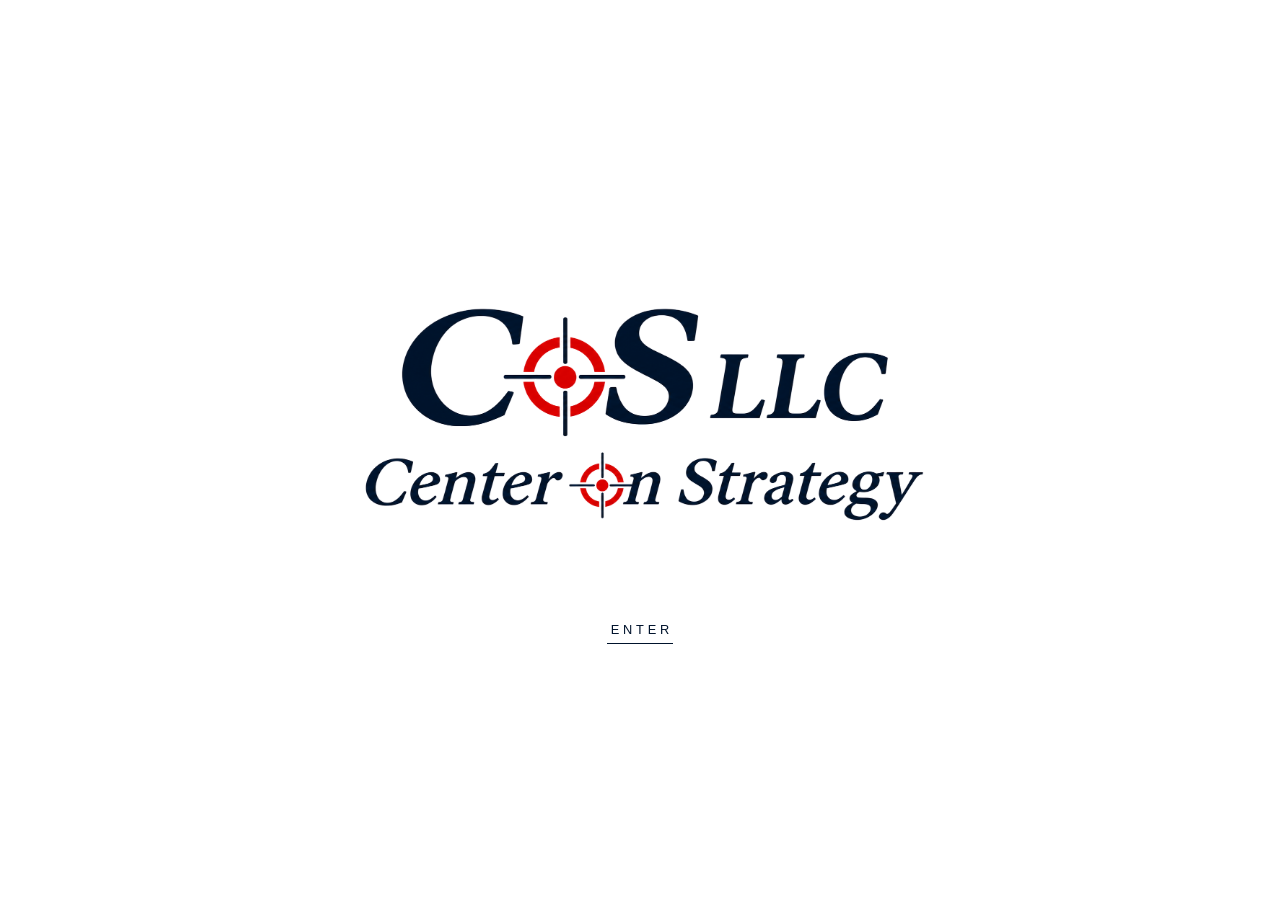
<file: index.html>
<!DOCTYPE html>
<html lang="en">
<head>
  <meta charset="utf-8">
  <meta name="viewport" content="width=device-width, initial-scale=1">
  <title>Center on Strategy</title>
  <meta name="description" content="Center on Strategy, CoS LLC, Spearfish, South Dakota.">
  <style>
    :root { --navy: #00132c; --red: #d90300; }
    * { box-sizing: border-box; }
    html, body { margin: 0; padding: 0; height: 100%; background: #ffffff; }
    body {
      display: flex;
      flex-direction: column;
      align-items: center;
      justify-content: center;
      min-height: 100vh;
      font-family: "Inter", -apple-system, BlinkMacSystemFont, "Segoe UI", Roboto, Helvetica, Arial, sans-serif;
    }
    .logo {
      width: min(52vw, 640px);
      height: auto;
      display: block;
    }
    .enter {
      margin-top: 2.5rem;
      display: inline-block;
      color: var(--navy);
      text-decoration: none;
      font-size: 0.8rem;
      letter-spacing: 0.3em;
      text-transform: uppercase;
      padding: 0.35rem 0 0.35rem 0.3em;
      border-bottom: 1px solid var(--navy);
      transition: letter-spacing 0.25s ease, border-color 0.2s ease;
    }
    .enter:hover, .enter:focus-visible {
      letter-spacing: 0.38em;
      border-bottom-color: var(--red);
      outline: none;
    }
    @media (max-width: 700px) {
      .logo { width: 88vw; }
    }
  </style>
</head>
<body>
  <img class="logo" src="logo.png" width="1774" height="887" alt="CoS LLC, Center on Strategy">
  <a class="enter" href="contents.html">Enter</a>
</body>
</html>
</file>
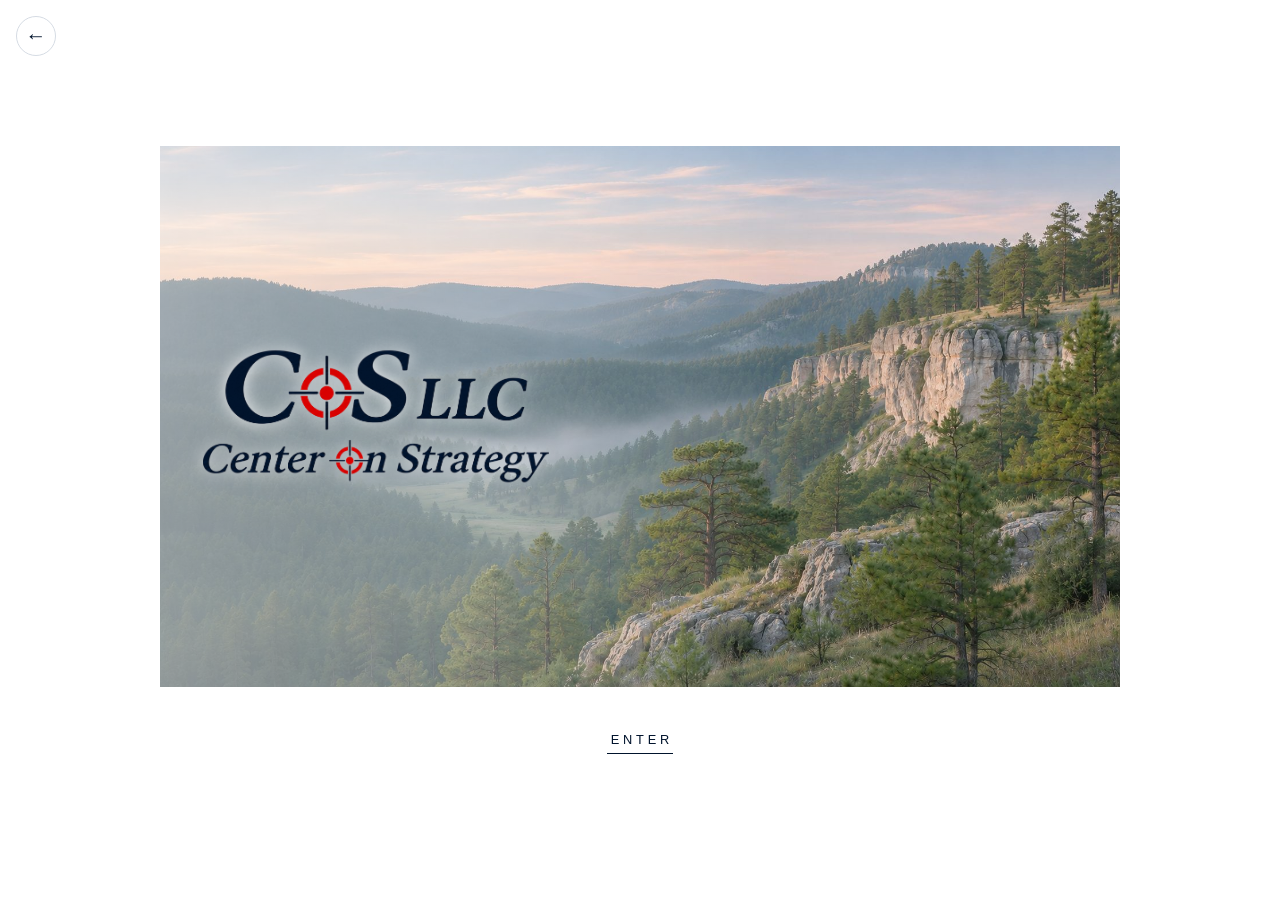
<file: public/index.html>
<!DOCTYPE html>
<html lang="en">
<head>
  <meta charset="utf-8">
  <meta name="viewport" content="width=device-width, initial-scale=1">
  <title>Center on Strategy</title>
  <meta name="description" content="Center on Strategy, CoS LLC, Spearfish, South Dakota.">
  <style>
    :root { --navy: #00132c; --red: #d90300; }
    * { box-sizing: border-box; }
    html, body { margin: 0; padding: 0; background: #ffffff; }
    body {
      display: flex;
      flex-direction: column;
      align-items: center;
      justify-content: center;
      min-height: 100vh; padding: 2.5rem 0;
      font-family: "Inter", -apple-system, BlinkMacSystemFont, "Segoe UI", Roboto, Helvetica, Arial, sans-serif;
    }
    .hero { position: relative; width: min(86vw, 960px); }
    .scene { width: 100%; height: auto; display: block; }
    .hero::after {
      content: ""; position: absolute; inset: 0; pointer-events: none;
      background: linear-gradient(90deg, rgba(255,255,255,0.5) 0%, rgba(255,255,255,0.32) 34%, rgba(255,255,255,0) 64%);
    }
    .logo {
      position: absolute; z-index: 2;
      left: 4.5%; top: 50%; transform: translateY(-50%);
      width: 36%; height: auto; display: block;
      filter: drop-shadow(0 0 8px rgba(255,255,255,0.85));
    }
    .enter {
      margin-top: 2.5rem;
      display: inline-block;
      color: var(--navy);
      text-decoration: none;
      font-size: 0.8rem;
      letter-spacing: 0.3em;
      text-transform: uppercase;
      padding: 0.35rem 0 0.35rem 0.3em;
      border-bottom: 1px solid var(--navy);
      transition: letter-spacing 0.25s ease, border-color 0.2s ease;
    }
    .enter:hover, .enter:focus-visible {
      letter-spacing: 0.38em;
      border-bottom-color: var(--red);
      outline: none;
    }
    @media (max-width: 700px) {
      .hero { width: 94vw; }
      .logo { width: 50%; left: 3.5%; }
    }
    .page-back { position: fixed; top: 1rem; left: 1rem; z-index: 100; width: 2.5rem; height: 2.5rem; display: flex; align-items: center; justify-content: center; font-size: 1.3rem; line-height: 1; color: var(--navy); text-decoration: none; background: rgba(255,255,255,0.92); border: 1px solid #d5dbe3; border-radius: 50%; transition: border-color 0.2s ease, color 0.2s ease; }
    .page-back:hover, .page-back:focus-visible { border-color: var(--red); color: var(--red); outline: none; }
  </style>
</head>
<body>
  <a class="page-back" id="page-back" href="/" aria-label="Go back" title="Back">&#8592;</a>
  <div class="hero">
    <img class="scene" src="black-hills.jpg" width="1672" height="941" alt="Pine forest and limestone cliffs of the Black Hills at dawn">
    <img class="logo" src="logo-overlay.png" width="1545" height="587" alt="CoS LLC, Center on Strategy">
  </div>
  <a class="enter" href="contents.html">Enter</a>
<script>
document.getElementById('page-back').addEventListener('click', function (e) {
  if (history.length > 1) { e.preventDefault(); history.back(); }
});
</script>
</body>
</html>
</file>
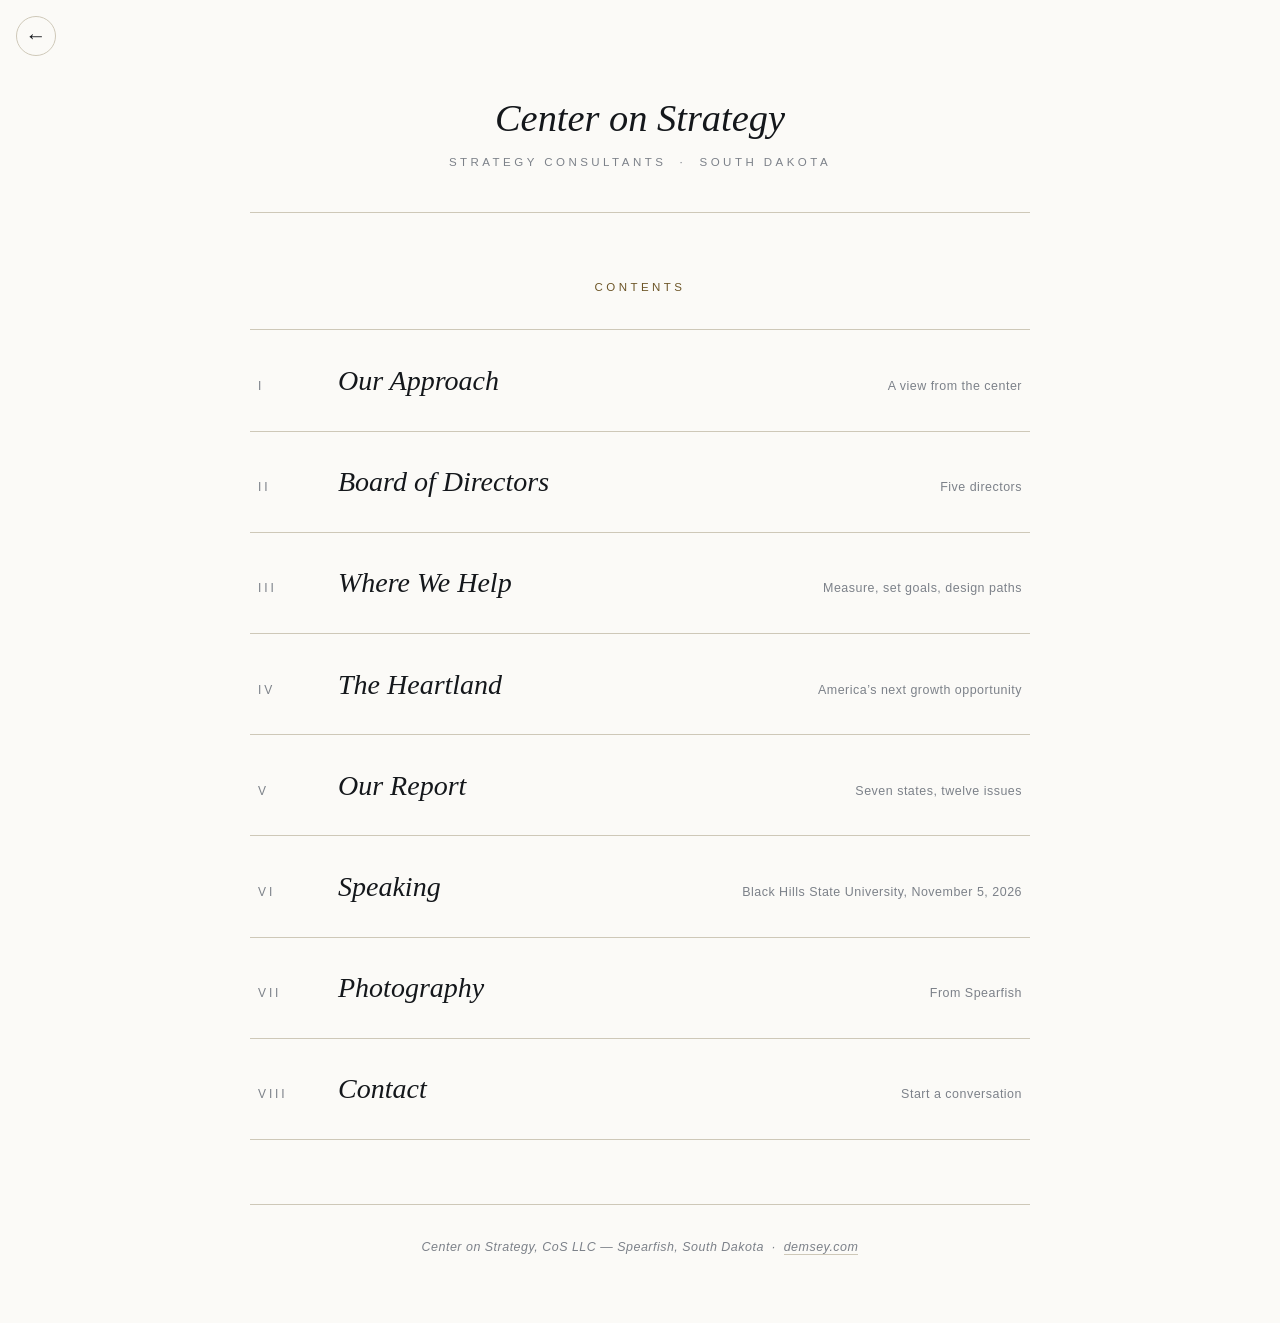
<file: public/contents.html>
<!DOCTYPE html>
<html lang="en">
<head>
  <meta charset="utf-8">
  <meta name="viewport" content="width=device-width, initial-scale=1">
  <title>Center on Strategy — Strategy Consultants</title>
  <meta name="description" content="Center on Strategy is a strategy consulting firm in the northern Black Hills of South Dakota. A 360 degree view, well researched and thought out, far from the big cities.">
  <meta name="author" content="Brian Demsey">
  <link rel="canonical" href="https://centeronstrategy.com/contents.html">
  <link rel="icon" href="assets/favicon.svg" type="image/svg+xml">

  <!-- Open Graph -->
  <meta property="og:type" content="website">
  <meta property="og:site_name" content="Center on Strategy">
  <meta property="og:title" content="Center on Strategy — Strategy Consultants">
  <meta property="og:description" content="A strategy consulting firm in the northern Black Hills of South Dakota. A 360 degree view, well researched and thought out.">
  <meta property="og:url" content="https://centeronstrategy.com/">
    <meta property="og:locale" content="en_US">
  <meta name="twitter:card" content="summary_large_image">

  <link rel="stylesheet" href="site.css">
</head>
<body class="view-contents">

  <a class="page-back" id="page-back" href="index.html" aria-label="Go back" title="Back">&#8592;</a>

  <!-- ===================== VIEW: TABLE OF CONTENTS ===================== -->
  <section class="view toc-view" data-view="contents">
    <div class="toc-wrap">
      <div class="toc-brand">
        <div class="toc-brand-line">Center on Strategy</div>
        <div class="toc-brand-sub">Strategy Consultants &nbsp;·&nbsp; South Dakota</div>
      </div>
      <div class="toc-eyebrow">Contents</div>
      <ol class="toc-list">
        <li>
          <a href="#firm" data-nav="firm">
            <span class="toc-num">I</span>
            <span class="toc-title">Our Approach</span>
            <span class="toc-hint">A view from the center</span>
          </a>
        </li>
        <li>
          <a href="#principal" data-nav="principal">
            <span class="toc-num">II</span>
            <span class="toc-title">Board of Directors</span>
            <span class="toc-hint">Five directors</span>
          </a>
        </li>
        <li>
          <a href="#work" data-nav="work">
            <span class="toc-num">III</span>
            <span class="toc-title">Where We Help</span>
            <span class="toc-hint">Measure, set goals, design paths</span>
          </a>
        </li>
        <li>
          <a href="#heartland" data-nav="heartland">
            <span class="toc-num">IV</span>
            <span class="toc-title">The Heartland</span>
            <span class="toc-hint">America&rsquo;s next growth opportunity</span>
          </a>
        </li>
        <li>
          <a href="#report" data-nav="report">
            <span class="toc-num">V</span>
            <span class="toc-title">Our Report</span>
            <span class="toc-hint">Seven states, twelve issues</span>
          </a>
        </li>
        <li>
          <a href="#speaking" data-nav="speaking">
            <span class="toc-num">VI</span>
            <span class="toc-title">Speaking</span>
            <span class="toc-hint">Black Hills State University, November 5, 2026</span>
          </a>
        </li>
        <li>
          <a href="#photography" data-nav="photography">
            <span class="toc-num">VII</span>
            <span class="toc-title">Photography</span>
            <span class="toc-hint">From Spearfish</span>
          </a>
        </li>
        <li>
          <a href="#contact" data-nav="contact">
            <span class="toc-num">VIII</span>
            <span class="toc-title">Contact</span>
            <span class="toc-hint">Start a conversation</span>
          </a>
        </li>
      </ol>
      <div class="toc-footer">
        <div>Center on Strategy, CoS LLC &mdash; Spearfish, South Dakota &nbsp;·&nbsp; <a href="https://demsey.com">demsey.com</a></div>
      </div>
    </div>
  </section>

  <!-- ===================== VIEW: I · CENTER OF THE NATION (THE FIRM) ===================== -->
  <section class="view section" data-view="firm">
    <div class="reading">
      <div class="eyebrow">I &nbsp;·&nbsp; Our Approach</div>
      <h2>A view from the center.</h2>
      <p class="opening">
        Center on Strategy is a strategy consulting firm in the northern Black Hills of South Dakota, a short drive from the geographic center of the United States. Stand at that point, 44°58′ north, 103°46′ west, and every direction lies open before you. Nothing pulls you east or west, north or south. That is where we begin every engagement.
      </p>

      <h3>Three hundred sixty degrees</h3>
      <p>
        A strategy is only as good as the view behind it. Before we recommend anything, we look in every direction: customers and competitors, employees and owners, regulators and critics, the market as it is and as it is likely to become. We are neither left nor right. We hold no house view, follow no ideology, and have no product to sell. Our only interest is the decision in front of you.
      </p>

      <h3>Well researched</h3>
      <p>
        We start with the evidence, not the conclusion. We go to primary sources, build the numbers ourselves, and test them against the goals they have to support. When the facts are uncertain, we say so plainly and show how much it matters. You will always know what we know, what we don't, and how we got from one to the other.
      </p>

      <h3>Thought out</h3>
      <p>
        Good advice takes time. Our work is done by senior people who think a problem through rather than run it through a template. Every recommendation comes with its reasoning laid out, so you can challenge it, defend it to your board, and act on it with confidence.
      </p>

      <h3>Far from the big cities</h3>
      <p>
        We work from the northern Black Hills, a long way from the conference rooms of New York, Boston, and Washington, and from the consensus that forms inside them. Distance brings perspective. Out here, the horizon is wide, the noise is low, and there is room to think. We meet clients wherever they are, in person or across the table on a screen, and we bring that clarity with us.
      </p>

      <div class="panel">
        <div class="panel-eyebrow">The balance point</div>
        <p style="margin:0">The geographic center is the one place where all fifty states are held in balance. It is not a compromise between them. It is the point from which the whole can be seen. That is the view we offer our clients.</p>
      </div>

      <nav class="back-to-toc"><a href="#contents" data-nav="contents">Return to Contents</a></nav>
    </div>
  </section>

  <!-- ===================== VIEW: II · BRIAN R. DEMSEY ===================== -->
  <section class="view section section-alt" data-view="principal">
    <div class="reading">
      <div class="eyebrow">II &nbsp;·&nbsp; Board of Directors</div>
      <h2>Board of Directors.</h2>

      <h3>Joe B. Jorgensen</h3>
      <p class="director-title"><em>Director</em></p>
      <p>
        A Spearfish landowner and developer and a past president of the Spearfish Economic Development Corporation.
      </p>

      <h3>Kay S. Jorgensen</h3>
      <p class="director-title"><em>Director</em></p>
      <p>
        Kay Jorgensen was born in Winner and raised in Witten, South Dakota. She served twelve years in the South Dakota House of Representatives, sat on the South Dakota Board of Regents, and served nearly two decades on the board of Black Hills Corporation, including as presiding director. She chairs the board that oversees South Dakota Public Broadcasting, is a director of the Crazy Horse Memorial Foundation, and leads KSJ Enterprises, LLC, a consulting and real estate development firm in Spearfish. She was inducted into the South Dakota Hall of Fame in 2014.
      </p>

      <h3>Christopher Pangburn</h3>
      <p class="director-title"><em>Director</em></p>

      <h3>Jesse Horstmann</h3>
      <p class="director-title"><em>Director</em></p>
      <p>
        A Spearfish home builder with Legacy Builders.
      </p>

      <h3>Brian R. Demsey</h3>
      <p class="director-title"><em>Director</em></p>
      <p>
        For decades Brian has built things from a blank page: firms, systems, and companies. An actuary by training, he founded Brian R. Demsey &amp; Associates and Demsey, Filliger &amp; Associates, and was a partner at Ernst &amp; Young. He is the author of <em>I Found the Bug!</em> (BRD Press, 2026), has served on the boards of the Beckman Laser Institute, the Children's Hospital at Mission Viejo, and the Capistrano Unified School District, and lives in Spearfish, South Dakota.
      </p>

      <nav class="back-to-toc"><a href="#contents" data-nav="contents">Return to Contents</a></nav>
    </div>
  </section>

  <!-- ===================== VIEW: III · WHERE WE HELP ===================== -->
  <section class="view section" data-view="work">
    <div class="reading">
      <div class="eyebrow">III &nbsp;·&nbsp; Where We Help</div>
      <h2>Measure. Set goals. Design paths.</h2>
      <p class="opening">
        Every city and every business has strengths that already work. We measure them, help you set goals for the future, and design the paths that meet or exceed those goals.
      </p>

      <h3>Measure the strengths</h3>
      <p>
        We begin with a baseline of what the city or business already does well, drawn from its own data and published sources, with the measures stated plainly.
      </p>

      <h3>Set the goals</h3>
      <p>
        With the board and its leaders, we define where the community or company wants to be, and by when. A few goals, each with a measure and a date.
      </p>

      <h3>Design the paths</h3>
      <p>
        For each goal we lay out the routes that meet or exceed it, with the steps, partners, and checkpoints along the way, and we report progress on a regular schedule.
      </p>

      <h3>Education: what the future will require</h3>
      <p>
        The skills employers need will keep changing, and that asks a great deal of the university, the schools, and the adults who retrain. We measure how well programs fit local demand, set goals for the careers graduates can build close to home, and design the links between classroom and employer.
      </p>

      <h3>Health: providers and consumers</h3>
      <p>
        Healthcare is both a service a community depends on and an industry that employs it. We measure access to care and the condition of the provider workforce, set goals for both, and design ways to recruit and keep providers and to reach consumers closer to home.
      </p>

      <h3>Financial products and services</h3>
      <p>
        The way people save, borrow, insure, and pay is changing quickly. We measure how well local institutions serve households and businesses today, set goals for access to capital and financial security across a lifetime, and design how a community keeps pace with new products and services without leaving anyone behind.
      </p>

      <h3>Real estate development</h3>
      <p>
        What gets built decides what a place becomes. We measure the land, the housing supply, and the community&rsquo;s own plan, set goals for the mix of housing, commercial, and educational space, and design phased development that fits the plan and gives builders and investors clear expectations.
      </p>

      <nav class="back-to-toc"><a href="#contents" data-nav="contents">Return to Contents</a></nav>
    </div>
  </section>

  <!-- ===================== VIEW: IV · THE HEARTLAND ===================== -->
  <section class="view section section-alt" data-view="heartland">
    <div class="reading">
      <div class="eyebrow">IV &nbsp;·&nbsp; The Heartland</div>
      <h2>America&rsquo;s next growth opportunity.</h2>
      <p class="opening">
        In October 2026 the McKinsey Institute for Economic Mobility and Heartland Forward published <em>America&rsquo;s Next Growth Opportunity: An Investment-Ready Heartland</em>. Its argument is one we see every day from the middle of the country.
      </p>
      <figure class="photo-wide photo-cover">
        <a href="https://www.mckinsey.com/institute-for-economic-mobility/our-insights/americas-next-growth-opportunity-an-investment-ready-heartland" target="_blank" rel="noopener"><img src="photos/mckinsey-heartland-cover.jpg" alt="Cover of America&rsquo;s Next Growth Opportunity: An Investment-Ready Heartland, McKinsey Institute for Economic Mobility in collaboration with Heartland Forward, October 2026" loading="lazy"></a>
        <figcaption>McKinsey Institute for Economic Mobility and Heartland Forward, October 2026.</figcaption>
      </figure>
      <p>
        The report defines the heartland as twenty states across the center of the United States. Together they would rank as the third largest economy in the world, yet they draw only a small share of the nation&rsquo;s investment capital.
      </p>
      <figure class="photo-wide">
        <img src="photos/mckinsey-heartland-map.png" alt="Exhibit 1 from the report: map of the twenty heartland states, including South Dakota, with figures comparing the region&rsquo;s share of GDP, population, and micropolitan areas to its share of venture capital and fixed-capital lending" loading="lazy">
        <figcaption>Exhibit 1. Source: McKinsey &amp; Company, <em>America&rsquo;s Next Growth Opportunity: An Investment-Ready Heartland</em>, October 2026.</figcaption>
      </figure>
      <ul class="figures">
        <li>
          <span class="fig">35%</span>
          <span class="fig-text"><strong>Of U.S. GDP.</strong> The heartland produces more than a third of the nation&rsquo;s economic output.</span>
        </li>
        <li>
          <span class="fig">39%</span>
          <span class="fig-text"><strong>Of Americans.</strong> More than a third of the country lives there.</span>
        </li>
        <li>
          <span class="fig">~10%</span>
          <span class="fig-text"><strong>Of venture capital.</strong> Yet it received only about a tenth of U.S. venture investment from 2019 to 2024, and less than a third of fixed-capital lending.</span>
        </li>
        <li>
          <span class="fig">60%</span>
          <span class="fig-text"><strong>Of smaller cities.</strong> More than 60 percent of the nation&rsquo;s 538 micropolitan areas are in the heartland.</span>
        </li>
      </ul>

      <h3>Readiness, not just capital</h3>
      <p>
        The authors find that communities with similar assets often see very different results. What separates them is not what they have but how well they organize it into opportunities an investor can act on. The report measures this readiness in three dimensions: the economy, the community, and coordination among the institutions that serve it.
      </p>

      <h3>Why it matters to us</h3>
      <p>
        This is the work we were built for. Center on Strategy helps communities, employers, and investors in the heartland take an honest measure of where they stand, decide where to focus, and make the case for investment with evidence rather than optimism.
      </p>

      <p class="fine-print">
        Figures are from the report. Read the full report at <a href="https://www.mckinsey.com/institute-for-economic-mobility/our-insights/americas-next-growth-opportunity-an-investment-ready-heartland" target="_blank" rel="noopener">mckinsey.com</a>.
      </p>

      <nav class="back-to-toc"><a href="#contents" data-nav="contents">Return to Contents</a></nav>
    </div>
  </section>

  <!-- ===================== VIEW: V · THE NAME ===================== -->
  <section class="view section" data-view="report">
    <div class="reading">
      <div class="eyebrow">V &nbsp;·&nbsp; Our Report</div>
      <h2>Seven states, twelve issues.</h2>
      <p class="opening">
        We studied the economic development organizations and the development issues of the seven states around South Dakota: Iowa, Minnesota, Montana, Nebraska, North Dakota, South Dakota and Wyoming. The aim is to see where each place stands, and where the same problems repeat from one state to the next.
      </p>

      <h3>What we looked at</h3>
      <p>
        For each state we identified the statewide association of economic developers and the state economic development agency, the two bodies that reach local development groups. We then reviewed the groups themselves and the growth and development issues each state faces, drawing on public data and each state&rsquo;s own published sources.
      </p>

      <h3>What we measured</h3>
      <p>
        We rated twelve development issues in each state from 1 to 5, where 5 is very high priority. Each rating weighs three things: how severe the problem is, how widely it reaches across the state, and whether it is getting worse. The chart below shows the result.
      </p>

      <div class="matrix-legend" aria-hidden="true">
        <span class="r5">5 Very high</span><span class="r4">4 High</span><span class="r3">3 Moderate</span><span class="r2">2 Low</span><span class="r1">1 Very low</span>
      </div>
      <div class="matrix-wrap"><table class="matrix"><thead><tr><th scope="col">Development issue</th><th scope="col">Iowa</th><th scope="col">Minnesota</th><th scope="col">Montana</th><th scope="col">Nebraska</th><th scope="col">North Dakota</th><th scope="col">South Dakota</th><th scope="col">Wyoming</th><th scope="col">Average</th></tr></thead><tbody>
<tr><th scope="row">Labor shortage</th><td class="r3">3</td><td class="r3">3</td><td class="r3">3</td><td class="r4">4</td><td class="r5">5</td><td class="r5">5</td><td class="r4">4</td><td class="avg">3.9</td></tr>
<tr><th scope="row">Joblessness and job loss</th><td class="r2">2</td><td class="r4">4</td><td class="r2">2</td><td class="r2">2</td><td class="r1">1</td><td class="r1">1</td><td class="r3">3</td><td class="avg">2.1</td></tr>
<tr><th scope="row">Housing</th><td class="r2">2</td><td class="r3">3</td><td class="r5">5</td><td class="r4">4</td><td class="r2">2</td><td class="r4">4</td><td class="r4">4</td><td class="avg">3.4</td></tr>
<tr><th scope="row">Child care</th><td class="r2">2</td><td class="r4">4</td><td class="r5">5</td><td class="r4">4</td><td class="r4">4</td><td class="r4">4</td><td class="r4">4</td><td class="avg">3.9</td></tr>
<tr><th scope="row">Property tax and local finance</th><td class="r4">4</td><td class="r3">3</td><td class="r4">4</td><td class="r4">4</td><td class="r3">3</td><td class="r3">3</td><td class="r3">3</td><td class="avg">3.4</td></tr>
<tr><th scope="row">Electric power and data centers</th><td class="r3">3</td><td class="r2">2</td><td class="r4">4</td><td class="r3">3</td><td class="r4">4</td><td class="r4">4</td><td class="r5">5</td><td class="avg">3.6</td></tr>
<tr><th scope="row">Farm economy</th><td class="r5">5</td><td class="r4">4</td><td class="r4">4</td><td class="r3">3</td><td class="r5">5</td><td class="r4">4</td><td class="na">n/a</td><td class="avg">4.2</td></tr>
<tr><th scope="row">Rural health care and Medicaid</th><td class="r4">4</td><td class="r4">4</td><td class="r4">4</td><td class="r3">3</td><td class="r3">3</td><td class="r4">4</td><td class="r5">5</td><td class="avg">3.9</td></tr>
<tr><th scope="row">Population and aging</th><td class="r4">4</td><td class="r2">2</td><td class="r3">3</td><td class="r3">3</td><td class="r2">2</td><td class="r3">3</td><td class="r4">4</td><td class="avg">3.0</td></tr>
<tr><th scope="row">Water supply and quality</th><td class="r5">5</td><td class="na">n/a</td><td class="na">n/a</td><td class="na">n/a</td><td class="na">n/a</td><td class="r5">5</td><td class="na">n/a</td><td class="avg">5.0</td></tr>
<tr><th scope="row">Tribal populations and economies</th><td class="na">n/a</td><td class="r3">3</td><td class="r4">4</td><td class="r3">3</td><td class="r4">4</td><td class="r5">5</td><td class="r4">4</td><td class="avg">3.8</td></tr>
<tr><th scope="row">Resource, industrial and major projects</th><td class="r3">3</td><td class="r4">4</td><td class="r3">3</td><td class="r5">5</td><td class="r3">3</td><td class="r2">2</td><td class="r4">4</td><td class="avg">3.4</td></tr>
<tr class="total"><th scope="row">Average across issues</th><td class="avg">3.4</td><td class="avg">3.3</td><td class="avg">3.7</td><td class="avg">3.5</td><td class="avg">3.3</td><td class="avg">3.7</td><td class="avg">4.0</td><td></td></tr></tbody></table></div>
      <p class="fine-print" style="margin-top:1.25rem">
        A gray n/a means the issue was not a topic for that state, which is a gap in our coverage and not a finding that the issue is absent. Averages use only rated cells.
      </p>

      <h3>What it shows</h3>
      <ul class="report-points">
        <li>Water supply and quality has the highest average, though it was rated in only two states, Iowa and South Dakota.</li>
        <li>The farm economy averages 4.2 and rates high or very high in five of the six states where it was rated.</li>
        <li>Child care rates high or very high in six of seven states.</li>
        <li>A tight labor market rates high or very high in four of seven, and is most acute in North Dakota and South Dakota.</li>
        <li>Joblessness is the lowest concern at 2.1. The states have more jobs than workers.</li>
        <li>State averages are close, from 3.3 to 4.0, so the differences between issues tell more than the differences between states.</li>
      </ul>
      <p class="fine-print">
        The ratings are our judgment, built from the evidence in each state&rsquo;s chapter. They are not an official index, and they compare the seven states with one another.
      </p>

      <p style="margin-top:2.5rem"><a href="#contact" data-nav="contact" class="report-request">Request our report</a></p>

      <nav class="back-to-toc"><a href="#contents" data-nav="contents">Return to Contents</a></nav>
    </div>
  </section>

  <!-- ===================== VIEW: VI · SPEAKING ===================== -->
  <section class="view section section-alt" data-view="speaking">
    <div class="reading">
      <div class="eyebrow">VI &nbsp;·&nbsp; Speaking</div>
      <h2>President&rsquo;s Speaker Series on Civil Discourse and Complex Challenges.</h2>
      <p class="opening">
        Brian R. Demsey joined a panel at Black Hills State University on November 5, 2026, in the opening session of the series, &ldquo;Energy, Innovation and the Environment.&rdquo;
      </p>
      <figure class="photo-wide photo-cover">
        <img src="photos/bhsu-speaker-series-panel.jpg" alt="Brian R. Demsey, Congressman Dusty Johnson and Black Hills State University President Steve Elliot standing together on a staircase" width="680" height="1181" loading="lazy">
        <figcaption>Left to right: Brian R. Demsey, Congressman Dusty Johnson, and Black Hills State University President Steve Elliot.</figcaption>
      </figure>

      <h3>The event</h3>
      <p>
        The session examined the intersection of artificial intelligence, energy production and innovation, with a focus on how leaders balance technological advancement with environmental responsibility. Panelists and attendees explored how policymakers, researchers and industry leaders can work together to foster innovation while addressing resource and sustainability challenges.
      </p>
      <ul class="report-points">
        <li>Date and time: November 5, 2026, 6:00 p.m.</li>
        <li>Place: Black Hills State University, Rapid City campus</li>
        <li>Moderator: Congressman Dusty Johnson, South Dakota&rsquo;s lone U.S. representative</li>
        <li>Host: BHSU Center for Civic Engagement, in partnership with the South Dakota Board of Regents schools</li>
        <li>Admission: free and open to the public</li>
      </ul>

      <h3>About the series</h3>
      <p>
        The President&rsquo;s Speaker Series on Civil Discourse and Complex Challenges is a statewide set of interactive conversations on some of the most important issues facing the nation and the world. Panels bring together faculty, students, policymakers and industry leaders, and emphasize leadership, critical thinking and civil discourse.
      </p>
      <p>
        Sessions are facilitated by Congressman Dusty Johnson, who also serves as George McGovern Visiting Professor of Public Service at Dakota Wesleyan University.
      </p>
      <p>Sessions that follow the opening event:</p>
      <ul class="report-points">
        <li>America and an Evolving World (January)</li>
        <li>Reimagining Rural Health (February)</li>
        <li>Rethinking College Athletics (early March)</li>
        <li>Strengthening South Dakota&rsquo;s Economic Future (March)</li>
        <li>Teaching, Learning &amp; Civil Discourse (April)</li>
      </ul>

      <h3>Why it mattered to the Center on Strategy</h3>
      <p>
        We were pleased to receive the invitation. For decades as an actuary consulting on benefits strategies, and now as a more general strategist, Brian and his staff have been required to balance the objectives of organizations and recipients.
      </p>
      <p>
        His considerable strength has been to bring together parties from different sectors of the community, each with their agendas, and find the common ground, the center of their interests and goals. The process in the beginning seems daunting and unattainable, but reasonable people can arrive at a rational plan to meet individual goals.
      </p>

      <nav class="back-to-toc"><a href="#contents" data-nav="contents">Return to Contents</a></nav>
    </div>
  </section>

  <!-- ===================== VIEW: VII · PHOTOGRAPHY ===================== -->
  <section class="view section section-alt" data-view="photography">
    <div class="reading">
      <div class="eyebrow">VII &nbsp;·&nbsp; Photography</div>
      <figure class="photo-wide photo-deer photo-only">
        <img src="photos/deer-looking-back.jpg" alt="A mule deer buck with velvet antlers looks back over its shoulder in tall grass at sunrise, with the hills of the northern Black Hills behind" width="1667" height="943" loading="lazy">
        <figcaption>Taken less than ten feet from our home in Spearfish with views to Wyoming and North Dakota.</figcaption>
      </figure>
      <nav class="back-to-toc"><a href="#contents" data-nav="contents">Return to Contents</a></nav>
    </div>
  </section>

  <!-- ===================== VIEW: VIII · CONTACT ===================== -->
  <section class="view section" data-view="contact">
    <div class="reading">
      <div class="eyebrow">VIII &nbsp;·&nbsp; Contact</div>
      <h2>Start a conversation.</h2>
      <p>
        Tell us a little about the decision in front of you. Messages come directly to Brian Demsey in Spearfish, South Dakota, and every one receives a reply.
      </p>
      <form class="inquire-form" id="contact-form" action="https://api.web3forms.com/submit" method="POST">
                <input type="hidden" name="access_key" value="094b4d7e-981d-46a7-bbdc-254071bdde27">
        <input type="hidden" name="subject" value="Center on Strategy - inquiry">
        <input type="hidden" name="from_name" value="centeronstrategy.com">
        <input type="checkbox" name="botcheck" class="botcheck" tabindex="-1" autocomplete="off">
        <div class="row">
          <div class="field">
            <label for="f-name">Name</label>
            <input type="text" id="f-name" name="name" required>
          </div>
          <div class="field">
            <label for="f-email">Email</label>
            <input type="email" id="f-email" name="email" required>
          </div>
        </div>
        <div class="field">
          <label for="f-message">Message</label>
          <textarea id="f-message" name="message" required></textarea>
        </div>
        <button type="submit" class="submit">Send</button>
        <p class="form-note" id="form-note" role="status" aria-live="polite"></p>
      </form>
      <nav class="back-to-toc"><a href="#contents" data-nav="contents">Return to Contents</a></nav>
      <div class="section-footer">&copy; 2026 CoS LLC, doing business as Center on Strategy</div>
    </div>
  </section>

  <script>
    // View routing: one section visible at a time, driven by the URL hash
    (function () {
      var views = document.querySelectorAll('[data-view]');
      var VALID = {};
      views.forEach(function (v) { VALID[v.getAttribute('data-view')] = v; });

      function show(name, opts) {
        opts = opts || {};
        if (!VALID[name]) name = 'contents';
        views.forEach(function (v) {
          v.classList.toggle('active', v.getAttribute('data-view') === name);
        });
        document.body.className = 'view-' + name;
        window.scrollTo(0, 0);
        if (opts.updateHash !== false) {
          var newHash = (name === 'contents') ? '' : ('#' + name);
          if (('#' + name) !== location.hash && !(name === 'contents' && !location.hash)) {
            history.pushState({ view: name }, '', newHash || location.pathname);
          }
        }
      }

      function currentFromHash() {
        var h = location.hash.replace('#', '');
        return VALID[h] ? h : 'contents';
      }

      document.addEventListener('click', function (ev) {
        var a = ev.target.closest('[data-nav]');
        if (!a) return;
        ev.preventDefault();
        show(a.getAttribute('data-nav'), { updateHash: true });
      });

      window.addEventListener('popstate', function () {
        show(currentFromHash(), { updateHash: false });
      });

      show(currentFromHash(), { updateHash: false });

      // Back arrow: from a section go to Contents; from Contents go to the landing page
      document.getElementById('page-back').addEventListener('click', function (ev) {
        if (currentFromHash() !== 'contents') {
          ev.preventDefault();
          show('contents', { updateHash: true });
        }
      });
    })();

    // Contact form via Web3Forms
    (function () {
      var form = document.getElementById('contact-form');
      var note = document.getElementById('form-note');
      var button = form.querySelector('button[type="submit"]');
      form.addEventListener('submit', function (e) {
        e.preventDefault();
        button.disabled = true;
        note.className = 'form-note';
        note.textContent = 'Sending...';
        fetch(form.action, {
          method: 'POST',
          headers: { 'Accept': 'application/json' },
          body: new FormData(form)
        }).then(function (r) { return r.json(); }).then(function (data) {
          if (!data.success) throw new Error(data.message || 'Send failed');
          form.reset();
          note.className = 'form-note ok';
          note.textContent = 'Thank you. Your message was sent.';
        }).catch(function () {
          note.className = 'form-note err';
          note.textContent = 'Sorry, your message could not be sent. Please email bdemsey@gmail.com.';
        }).then(function () {
          button.disabled = false;
        });
      });
    })();
  </script>

</body>
</html>
</file>
<file: public/site.css>
/* =====================================================
   centeronstrategy.com — landing gate, table of contents, one reading view per section.
   Landing gate, table of contents, one reading view per section.
   Serif body, restrained brass accent, generous air.
   ===================================================== */

:root {
  --bg: #fbfaf7;
  --bg-deep: #f2eee5;
  --ink: #14171b;
  --ink-soft: #3a3f47;
  --muted: #7c8189;
  --line: #cec8b8;
  --accent: #9a7c3f;
  --accent-deep: #6d5628;
  --max-page: 1200px;
  --reading: 660px;
  --serif: "Cormorant Garamond", "Garamond", "Sabon", "Iowan Old Style", "Georgia", Cambria, "Times New Roman", serif;
  --sans: "Inter", -apple-system, BlinkMacSystemFont, "Segoe UI", Roboto, Helvetica, Arial, sans-serif;
}

* { box-sizing: border-box; }
html, body { margin: 0; padding: 0; }

/* ===================== VIEW ROUTING ===================== */
.view { display: none !important; }
.view.active { display: block !important; }

body {
  background: var(--bg);
  color: var(--ink);
  font-family: var(--serif);
  font-size: 19px;
  line-height: 1.75;
  font-feature-settings: "liga" on, "onum" on;
  -webkit-font-smoothing: antialiased;
  -moz-osx-font-smoothing: grayscale;
}

a { color: var(--ink); text-decoration: none; }
a:hover { color: var(--accent-deep); }
img { max-width: 100%; height: auto; display: block; }
::selection { background: var(--accent); color: #fff; }

/* ===================== HERO / GATE ===================== */
.hero {
  position: relative;
  width: 100%;
  height: 100vh;
  min-height: 560px;
  overflow: hidden;
  background: #000;
}
.hero > img {
  width: 100%;
  height: 100%;
  object-fit: cover;
  object-position: center center;
}
.hero::after {
  content: "";
  position: absolute;
  inset: 0;
  background: linear-gradient(to bottom, rgba(0,0,0,0.15) 0%, rgba(0,0,0,0) 35%, rgba(0,0,0,0) 55%, rgba(0,0,0,0.6) 100%);
  pointer-events: none;
}
/* Marks the exact point, which sits at the center of the aerial frame */
.hero-mark {
  position: absolute;
  left: 50%;
  top: 50%;
  width: 34px;
  height: 34px;
  margin: -17px 0 0 -17px;
  border: 1px solid rgba(255,255,255,0.85);
  border-radius: 50%;
  z-index: 1;
  pointer-events: none;
}
.hero-mark::after {
  content: "";
  position: absolute;
  left: 50%;
  top: 50%;
  width: 6px;
  height: 6px;
  margin: -3px 0 0 -3px;
  border-radius: 50%;
  background: #fff;
}
.hero-inner {
  position: absolute;
  inset: 0;
  z-index: 2;
  display: flex;
  flex-direction: column;
  align-items: flex-start;
  justify-content: flex-end;
  color: #fff;
  padding: 0 1.5rem 2.5rem 12vw;
  text-shadow: 0 2px 30px rgba(0,0,0,0.6);
}
.hero-eyebrow {
  font-style: italic;
  font-size: clamp(1.35rem, 2.6vw, 1.9rem);
  letter-spacing: 0.05em;
  color: rgba(255,255,255,0.95);
  margin-bottom: 0.5rem;
  line-height: 1.15;
}
.wordmark {
  font-weight: 400;
  font-style: italic;
  font-size: clamp(1.9rem, 4.2vw, 3rem);
  line-height: 1.1;
  margin: 0 0 0.4rem 0;
}
.wordmark-sub {
  font-family: var(--sans);
  font-size: 0.82rem;
  letter-spacing: 0.28em;
  text-transform: uppercase;
  color: rgba(255,255,255,0.9);
  margin-bottom: 1.25rem;
}
.hero-enter {
  display: inline-block;
  font-family: var(--sans);
  font-size: 0.78rem;
  letter-spacing: 0.28em;
  text-transform: uppercase;
  color: #fff;
  padding: 0.35rem 0;
  border-bottom: 1px solid rgba(255,255,255,0.6);
  transition: border-color 0.2s ease, letter-spacing 0.25s ease;
}
.hero-enter:hover {
  color: #fff;
  border-bottom-color: #fff;
  letter-spacing: 0.34em;
}
.hero-credit {
  position: absolute;
  right: 1rem;
  bottom: 0.75rem;
  z-index: 2;
  font-family: var(--sans);
  font-size: 0.65rem;
  color: rgba(255,255,255,0.6);
  letter-spacing: 0.04em;
}

/* ===================== TOC VIEW ===================== */
.toc-view {
  min-height: 100vh;
  background: var(--bg);
  padding: 6rem 1.5rem 4rem 1.5rem;
}
.toc-wrap {
  max-width: 780px;
  margin: 0 auto;
}
.toc-brand {
  text-align: center;
  margin-bottom: 4rem;
  padding-bottom: 2.5rem;
  border-bottom: 1px solid var(--line);
}
.toc-brand-line {
  font-style: italic;
  font-size: clamp(1.6rem, 3.4vw, 2.4rem);
  line-height: 1.15;
}
.toc-brand-sub {
  font-family: var(--sans);
  font-size: 0.72rem;
  letter-spacing: 0.3em;
  text-transform: uppercase;
  color: var(--muted);
  margin-top: 0.75rem;
}
.toc-eyebrow, .eyebrow {
  font-family: var(--sans);
  font-size: 0.72rem;
  letter-spacing: 0.3em;
  text-transform: uppercase;
  color: var(--accent-deep);
}
.toc-eyebrow { margin-bottom: 2rem; text-align: center; }
.eyebrow { margin-bottom: 1.75rem; }
.toc-list {
  list-style: none;
  margin: 0;
  padding: 0;
}
.toc-list li { border-bottom: 1px solid var(--line); }
.toc-list li:first-child { border-top: 1px solid var(--line); }
.toc-list a {
  display: grid;
  grid-template-columns: 3.5rem 1fr auto;
  align-items: baseline;
  gap: 1.5rem;
  padding: 1.6rem 0.5rem;
  transition: padding 0.2s ease;
}
.toc-list a:hover { padding-left: 1.5rem; }
.toc-num {
  font-family: var(--sans);
  font-size: 0.75rem;
  letter-spacing: 0.24em;
  color: var(--muted);
}
.toc-title {
  font-style: italic;
  font-size: clamp(1.35rem, 2.4vw, 1.75rem);
  color: var(--ink);
  transition: color 0.2s ease;
}
.toc-list a:hover .toc-title { color: var(--accent-deep); }
.toc-hint {
  font-family: var(--sans);
  font-size: 0.78rem;
  color: var(--muted);
  letter-spacing: 0.04em;
  text-align: right;
}
.toc-footer, .section-footer {
  text-align: center;
  font-family: var(--sans);
  font-size: 0.78rem;
  color: var(--muted);
  letter-spacing: 0.04em;
  font-style: italic;
}
.toc-footer {
  margin-top: 4rem;
  padding-top: 2rem;
  border-top: 1px solid var(--line);
}
.toc-footer a { color: var(--muted); border-bottom: 1px solid var(--line); }
.section-footer { margin-top: 2rem; }

/* ===================== READING VIEWS ===================== */
.section { padding: 8rem 1.5rem; }
.section-alt { background: var(--bg-deep); }
.reading {
  max-width: var(--reading);
  margin: 0 auto;
}
h1 { margin: 0; }
h2 {
  font-weight: 400;
  font-style: italic;
  font-size: clamp(1.9rem, 3.6vw, 2.9rem);
  line-height: 1.15;
  margin: 0 0 2rem 0;
}
h3 {
  font-weight: 400;
  font-style: italic;
  font-size: 1.45rem;
  margin: 2.5rem 0 0.75rem 0;
}
.opening {
  font-size: clamp(1.25rem, 2.2vw, 1.55rem);
  line-height: 1.6;
  color: var(--ink);
}
.section p {
  margin: 0 0 1.4rem 0;
  color: var(--ink-soft);
}
.section a:not([data-nav]) {
  color: var(--accent-deep);
  border-bottom: 1px solid var(--line);
}
.fine-print {
  font-size: 0.88rem;
  color: var(--muted);
  font-style: italic;
  margin-top: 2rem;
  padding-top: 1.5rem;
  border-top: 1px solid var(--line);
}

/* Coordinate figures (II) */
.figures {
  list-style: none;
  margin: 2.5rem 0;
  padding: 0;
  border-top: 1px solid var(--line);
}
.figures li {
  display: grid;
  grid-template-columns: 7rem 1fr;
  gap: 1.5rem;
  align-items: baseline;
  padding: 1.4rem 0;
  border-bottom: 1px solid var(--line);
}
.figures .fig {
  font-size: 2.4rem;
  line-height: 1;
  color: var(--accent-deep);
}
.figures .fig-text { color: var(--ink-soft); line-height: 1.6; }
.figures .fig-text strong { color: var(--ink); font-weight: 600; }

/* Timeline (III) */
.timeline {
  list-style: none;
  margin: 2.5rem 0 0 0;
  padding: 0;
}
.timeline li {
  display: grid;
  grid-template-columns: 5rem 1fr;
  gap: 1.5rem;
  padding: 1.6rem 0;
  border-bottom: 1px solid var(--line);
}
.timeline li:first-child { border-top: 1px solid var(--line); }
.timeline .when {
  font-family: var(--sans);
  font-size: 0.8rem;
  letter-spacing: 0.2em;
  color: var(--accent-deep);
  padding-top: 0.35rem;
}
.timeline .what { color: var(--ink-soft); line-height: 1.6; }
.timeline .what strong {
  display: block;
  font-style: italic;
  font-weight: 400;
  font-size: 1.3rem;
  color: var(--ink);
  margin-bottom: 0.3rem;
}

/* Fact panel and advisory */
.panel {
  margin: 2.5rem 0;
  padding: 2.25rem 2.5rem;
  background: #fff;
  border: 1px solid var(--line);
  position: relative;
}
.panel::before {
  content: "";
  position: absolute;
  top: -1px; left: -1px;
  width: 44px;
  height: 4px;
  background: var(--accent);
}
.panel-eyebrow {
  font-family: var(--sans);
  font-size: 0.72rem;
  letter-spacing: 0.3em;
  text-transform: uppercase;
  color: var(--accent-deep);
  margin-bottom: 1rem;
}
.panel dl { margin: 0; }
.panel dt {
  font-family: var(--sans);
  font-size: 0.7rem;
  letter-spacing: 0.24em;
  text-transform: uppercase;
  color: var(--muted);
  margin-top: 1rem;
}
.panel dt:first-child { margin-top: 0; }
.panel dd { margin: 0.15rem 0 0 0; color: var(--ink); }
.advisory {
  margin: 2.5rem 0;
  padding: 1.75rem 2rem;
  background: #fff;
  border-left: 3px solid var(--accent);
  border-top: 1px solid var(--line);
  border-right: 1px solid var(--line);
  border-bottom: 1px solid var(--line);
}
.advisory-head {
  font-family: var(--sans);
  font-size: 0.72rem;
  letter-spacing: 0.24em;
  text-transform: uppercase;
  color: var(--accent-deep);
  margin-bottom: 1rem;
}
.advisory p:last-child { margin-bottom: 0; }

/* Directions (VI) */
ol.route {
  list-style: none;
  counter-reset: step;
  margin: 2rem 0 3rem 0;
  padding: 0;
}
ol.route li {
  counter-increment: step;
  position: relative;
  padding: 0 0 1.4rem 3.4rem;
  margin: 0 0 1.4rem 0;
  border-bottom: 1px solid var(--line);
  color: var(--ink-soft);
  font-size: 1.05rem;
  line-height: 1.55;
}
ol.route li:last-child { border-bottom: none; margin-bottom: 0; padding-bottom: 0; }
ol.route li::before {
  content: counter(step);
  position: absolute;
  left: 0;
  top: 0.05em;
  width: 2.1rem;
  height: 2.1rem;
  line-height: 1.95rem;
  text-align: center;
  border: 1px solid var(--line);
  border-radius: 50%;
  font-family: var(--sans);
  font-size: 0.85rem;
  color: var(--muted);
  background: var(--bg);
}
.map-link {
  display: inline-block;
  font-family: var(--sans);
  font-size: 0.78rem;
  letter-spacing: 0.24em;
  text-transform: uppercase;
  padding: 0.5rem 0;
}

/* Photography (VIII) */
.photo-wide { margin: 3rem 0 0 0; }
.photo-wide img { width: 100%; border: 1px solid var(--line); }
.photo-cover { max-width: 340px; margin: 2.5rem auto; }
.photo-collage img { border: 0; }
.photo-wide figcaption {
  margin-top: 0.85rem;
  font-family: var(--sans);
  font-size: 0.8rem;
  color: var(--muted);
  font-style: italic;
  text-align: center;
}

/* ===================== FORM (IX) ===================== */
.inquire-form {
  margin-top: 2.5rem;
  padding: 2.75rem 2.5rem;
  background: #fff;
  border: 1px solid var(--line);
  position: relative;
}
.inquire-form::before {
  content: "";
  position: absolute;
  top: -1px; left: -1px;
  width: 44px;
  height: 4px;
  background: var(--accent);
}
.inquire-form .row {
  display: grid;
  grid-template-columns: 1fr 1fr;
  gap: 1.25rem;
}
.botcheck { display: none; }
.field { margin-bottom: 1.25rem; }
.field label {
  display: block;
  font-family: var(--sans);
  font-size: 0.7rem;
  letter-spacing: 0.24em;
  text-transform: uppercase;
  color: var(--muted);
  margin-bottom: 0.45rem;
}
.field input, .field textarea {
  width: 100%;
  padding: 0.75rem 0.9rem;
  font: inherit;
  font-size: 1rem;
  color: var(--ink);
  background: var(--bg);
  border: 1px solid var(--line);
  border-radius: 0;
  outline: none;
  transition: border-color 0.15s ease, background 0.15s ease;
}
.field input:focus, .field textarea:focus { border-color: var(--accent); background: #fff; }
.field textarea { resize: vertical; min-height: 6rem; }
.submit {
  display: inline-block;
  padding: 0.85rem 2.4rem;
  font-family: var(--sans);
  font-size: 0.78rem;
  letter-spacing: 0.24em;
  text-transform: uppercase;
  color: #fff;
  background: var(--ink);
  border: 1px solid var(--ink);
  border-radius: 0;
  cursor: pointer;
  transition: background 0.2s ease, border-color 0.2s ease;
}
.submit:hover { background: var(--accent-deep); border-color: var(--accent-deep); }
.submit:disabled { opacity: 0.6; cursor: default; }
.form-note {
  margin-top: 1.25rem;
  font-size: 0.95rem;
  color: var(--muted);
  font-style: italic;
}
.form-note.ok { color: #2a7a3f; }
.form-note.err { color: #a04040; }

/* ===================== BACK TO TOC ===================== */
.back-to-toc {
  margin-top: 5rem;
  padding-top: 2.5rem;
  border-top: 1px solid var(--line);
  text-align: center;
}
.back-to-toc a {
  display: inline-block;
  font-family: var(--sans);
  font-size: 0.75rem;
  letter-spacing: 0.28em;
  text-transform: uppercase;
  padding: 0.3rem 0;
  border-bottom: 1px solid var(--line);
  transition: border-color 0.2s ease, letter-spacing 0.25s ease;
}
.back-to-toc a:hover {
  border-bottom-color: var(--accent-deep);
  letter-spacing: 0.32em;
}

/* ===================== BACK ARROW ===================== */
.page-back {
  position: fixed;
  top: 1rem;
  left: 1rem;
  z-index: 100;
  width: 2.5rem;
  height: 2.5rem;
  display: flex;
  align-items: center;
  justify-content: center;
  font-family: var(--sans);
  font-size: 1.3rem;
  line-height: 1;
  color: var(--ink);
  background: rgba(251, 250, 247, 0.92);
  border: 1px solid var(--line);
  border-radius: 50%;
  transition: border-color 0.2s ease, color 0.2s ease;
}
.page-back:hover, .page-back:focus-visible {
  border-color: var(--accent-deep);
  color: var(--accent-deep);
  outline: none;
}

/* ===================== RESPONSIVE ===================== */
@media (max-width: 640px) {
  body { font-size: 18px; }
  .section { padding: 5rem 1.25rem; }
  .toc-view { padding: 4rem 1.25rem 3rem 1.25rem; }
  .hero-inner { padding: 0 1.25rem 3rem 1.25rem; }
  .toc-list a { grid-template-columns: 2.5rem 1fr; gap: 1rem; padding: 1.2rem 0.25rem; }
  .toc-hint { display: none; }
  .figures li { grid-template-columns: 5rem 1fr; gap: 1rem; }
  .figures .fig { font-size: 1.9rem; }
  .timeline li { grid-template-columns: 1fr; gap: 0.25rem; }
  .panel, .inquire-form { padding: 1.75rem 1.25rem; }
  .inquire-form .row { grid-template-columns: 1fr; gap: 0; }
}

@media (prefers-reduced-motion: reduce) {
  * { transition: none !important; }
}
.subhead-ground { margin-top: 4rem; }
.subhead-ground + .photo-collage { margin-top: 1.5rem; }
/* Ring over the Photography map, marking 44°58′N 103°46′W at the image center */
.map-frame { position: relative; }
.map-frame img { display: block; }
.map-mark { width: 26px; height: 26px; margin: -13px 0 0 -13px; }
.map-mark::after { width: 5px; height: 5px; margin: -2.5px 0 0 -2.5px; }
.subhead-ground + .photo-deer { margin-top: 1.5rem; }
.photo-deer { margin-bottom: 0; }
.photo-deer + .photo-collage { margin-top: 3rem; }

/* Our Report (V): ratings matrix */
.matrix-wrap { overflow-x: auto; margin: 1.5rem 0 0 0; -webkit-overflow-scrolling: touch; }
.matrix { border-collapse: collapse; width: 100%; min-width: 640px; font-family: var(--sans); font-size: 0.78rem; }
.matrix th, .matrix td { padding: 0.55rem 0.4rem; text-align: center; border: 2px solid var(--bg-deep); }
.matrix thead th { background: var(--ink); color: #fff; font-weight: 500; font-size: 0.68rem; letter-spacing: 0.04em; }
.matrix tbody th { text-align: left; font-weight: 400; background: #fff; color: var(--ink-soft); padding-left: 0.7rem; min-width: 11rem; }
.matrix td { font-weight: 600; color: #14171b; }
.matrix td.avg { background: #fff; color: var(--ink); }
.matrix td.na { background: #e6e3da; color: #8a8f96; font-weight: 400; }
.matrix tr.total th, .matrix tr.total td { border-top: 2px solid var(--line); }
.r5 { background: #c0392b; } .r4 { background: #e58e5b; } .r3 { background: #f2d16b; } .r2 { background: #b7d38a; } .r1 { background: #6fb57a; }
.matrix td.r5, .matrix-legend .r5 { color: #fff; }
.matrix-legend { display: flex; flex-wrap: wrap; gap: 4px; margin-top: 2rem; font-family: var(--sans); font-size: 0.68rem; letter-spacing: 0.04em; }
.matrix-legend span { padding: 0.3rem 0.7rem; color: #14171b; }
.report-points { margin: 0 0 1.5rem 0; padding-left: 1.2rem; color: var(--ink-soft); }
.report-points li { margin-bottom: 0.6rem; }
.report-request { display: inline-block; font-family: var(--sans); font-size: 0.78rem; letter-spacing: 0.24em; text-transform: uppercase; padding: 0.3rem 0; }
.photo-only { margin-top: 0; }

.director-title{margin:-.4rem 0 .6rem;color:#7C8189;font-size:.95em}
</file>
